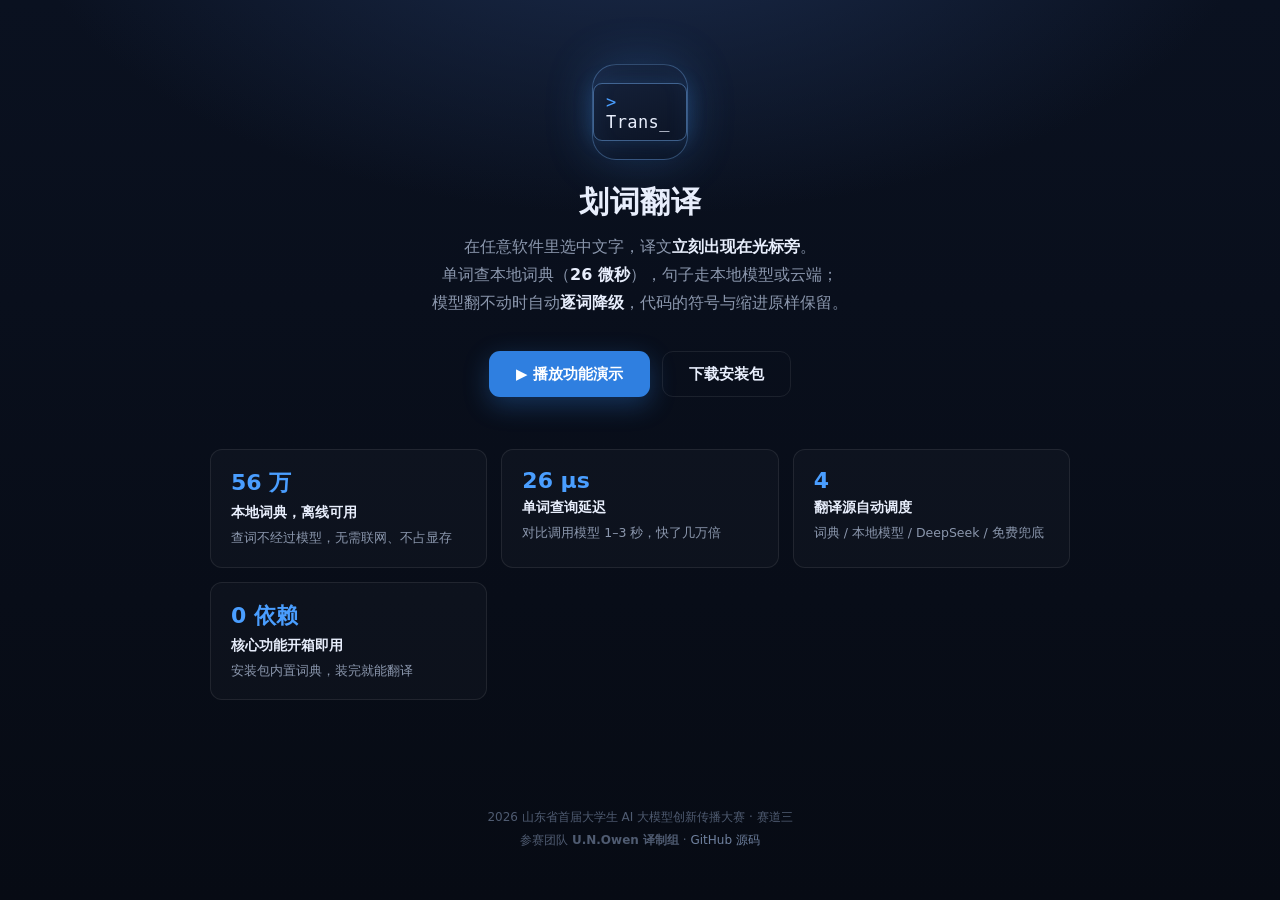
<file: index.html>
<!doctype html>
<html lang="zh-CN">
  <head>
    <meta charset="UTF-8" />
    <meta name="viewport" content="width=device-width, initial-scale=1.0" />
    <title>划词翻译 — 选中即译，本地优先</title>
    <style>
      :root {
        --navy: #0d1526;
        --glow: #4a9eff;
        --ink: #e8eefc;
        --muted: #8b97ad;
        --line: rgba(255, 255, 255, 0.08);
      }
      * { box-sizing: border-box; }
      body {
        margin: 0;
        min-height: 100vh;
        background:
          radial-gradient(1000px 520px at 50% -12%, #1b2c4d 0%, transparent 62%),
          linear-gradient(180deg, #0a1120 0%, #070b14 100%);
        color: var(--ink);
        font-family: system-ui, "Segoe UI", "Microsoft YaHei UI", "Microsoft YaHei", sans-serif;
        display: flex;
        flex-direction: column;
        align-items: center;
        padding: 64px 24px 48px;
      }
      .logo {
        width: 96px; height: 96px; border-radius: 24px;
        background: linear-gradient(160deg, #16233d, #0a1120);
        border: 1px solid rgba(122, 184, 255, 0.35);
        box-shadow: 0 0 48px rgba(74, 158, 255, 0.22), inset 0 0 24px rgba(74, 158, 255, 0.08);
        display: flex; align-items: center; justify-content: center;
        margin-bottom: 22px;
      }
      .logo .inner {
        border: 1px solid rgba(122, 184, 255, 0.45);
        border-radius: 9px; padding: 8px 12px;
        box-shadow: 0 0 20px rgba(74, 158, 255, 0.22);
        font-family: "Cascadia Code", Consolas, monospace;
        font-size: 17px; letter-spacing: 0.4px;
      }
      .logo .inner span { color: var(--glow); }
      h1 { font-size: 30px; margin: 0 0 10px; letter-spacing: 0.5px; }
      .pitch {
        font-size: 16px; color: var(--muted); margin: 0 0 34px;
        text-align: center; line-height: 1.75; max-width: 620px;
      }
      .pitch b { color: var(--ink); font-weight: 600; }
      .btns { display: flex; gap: 12px; flex-wrap: wrap; justify-content: center; margin-bottom: 52px; }
      .btn {
        display: inline-flex; align-items: center; gap: 8px;
        height: 46px; padding: 0 26px; border-radius: 11px;
        font-size: 15px; font-weight: 600; text-decoration: none;
        border: 1px solid transparent; transition: all 0.18s ease;
      }
      .btn.primary {
        background: #2f7fe0; color: #fff;
        box-shadow: 0 8px 26px rgba(47, 127, 224, 0.32);
      }
      .btn.primary:hover { background: #3d8ceb; transform: translateY(-1px); }
      .btn.ghost { border-color: var(--line); color: var(--ink); }
      .btn.ghost:hover { border-color: rgba(122, 184, 255, 0.45); }

      .grid {
        display: grid; grid-template-columns: repeat(auto-fit, minmax(210px, 1fr));
        gap: 14px; width: 100%; max-width: 860px; margin-bottom: 54px;
      }
      .card {
        background: rgba(255, 255, 255, 0.025);
        border: 1px solid var(--line);
        border-radius: 12px; padding: 18px 20px;
      }
      .card .k { font-size: 22px; font-weight: 700; color: var(--glow); margin-bottom: 6px; }
      .card .t { font-size: 14px; font-weight: 600; margin-bottom: 6px; }
      .card .d { font-size: 12.5px; color: var(--muted); line-height: 1.65; }

      footer {
        margin-top: auto; padding-top: 28px;
        font-size: 12px; color: #4f5b71; text-align: center; line-height: 1.9;
      }
      footer a { color: #6f819f; text-decoration: none; }
      footer a:hover { color: var(--glow); }
    </style>
  </head>
  <body>
    <div class="logo"><div class="inner"><span>&gt;</span> Trans_</div></div>

    <h1>划词翻译</h1>
    <p class="pitch">
      在任意软件里选中文字，译文<b>立刻出现在光标旁</b>。<br />
      单词查本地词典（<b>26 微秒</b>），句子走本地模型或云端；<br />
      模型翻不动时自动<b>逐词降级</b>，代码的符号与缩进原样保留。
    </p>

    <div class="btns">
      <a class="btn primary" href="./demo/animation.html">▶ 播放功能演示</a>
      <a class="btn ghost" href="https://github.com/kaxfl/trans/releases/latest">下载安装包</a>
    </div>

    <div class="grid">
      <div class="card">
        <div class="k">56 万</div>
        <div class="t">本地词典，离线可用</div>
        <div class="d">查词不经过模型，无需联网、不占显存</div>
      </div>
      <div class="card">
        <div class="k">26 μs</div>
        <div class="t">单词查询延迟</div>
        <div class="d">对比调用模型 1–3 秒，快了几万倍</div>
      </div>
      <div class="card">
        <div class="k">4</div>
        <div class="t">翻译源自动调度</div>
        <div class="d">词典 / 本地模型 / DeepSeek / 免费兜底</div>
      </div>
      <div class="card">
        <div class="k">0 依赖</div>
        <div class="t">核心功能开箱即用</div>
        <div class="d">安装包内置词典，装完就能翻译</div>
      </div>
    </div>

    <footer>
      2026 山东省首届大学生 AI 大模型创新传播大赛 · 赛道三<br />
      参赛团队 <b>U.N.Owen 译制组</b> ·
      <a href="https://github.com/kaxfl/trans">GitHub 源码</a>
    </footer>
  </body>
</html>
</file>
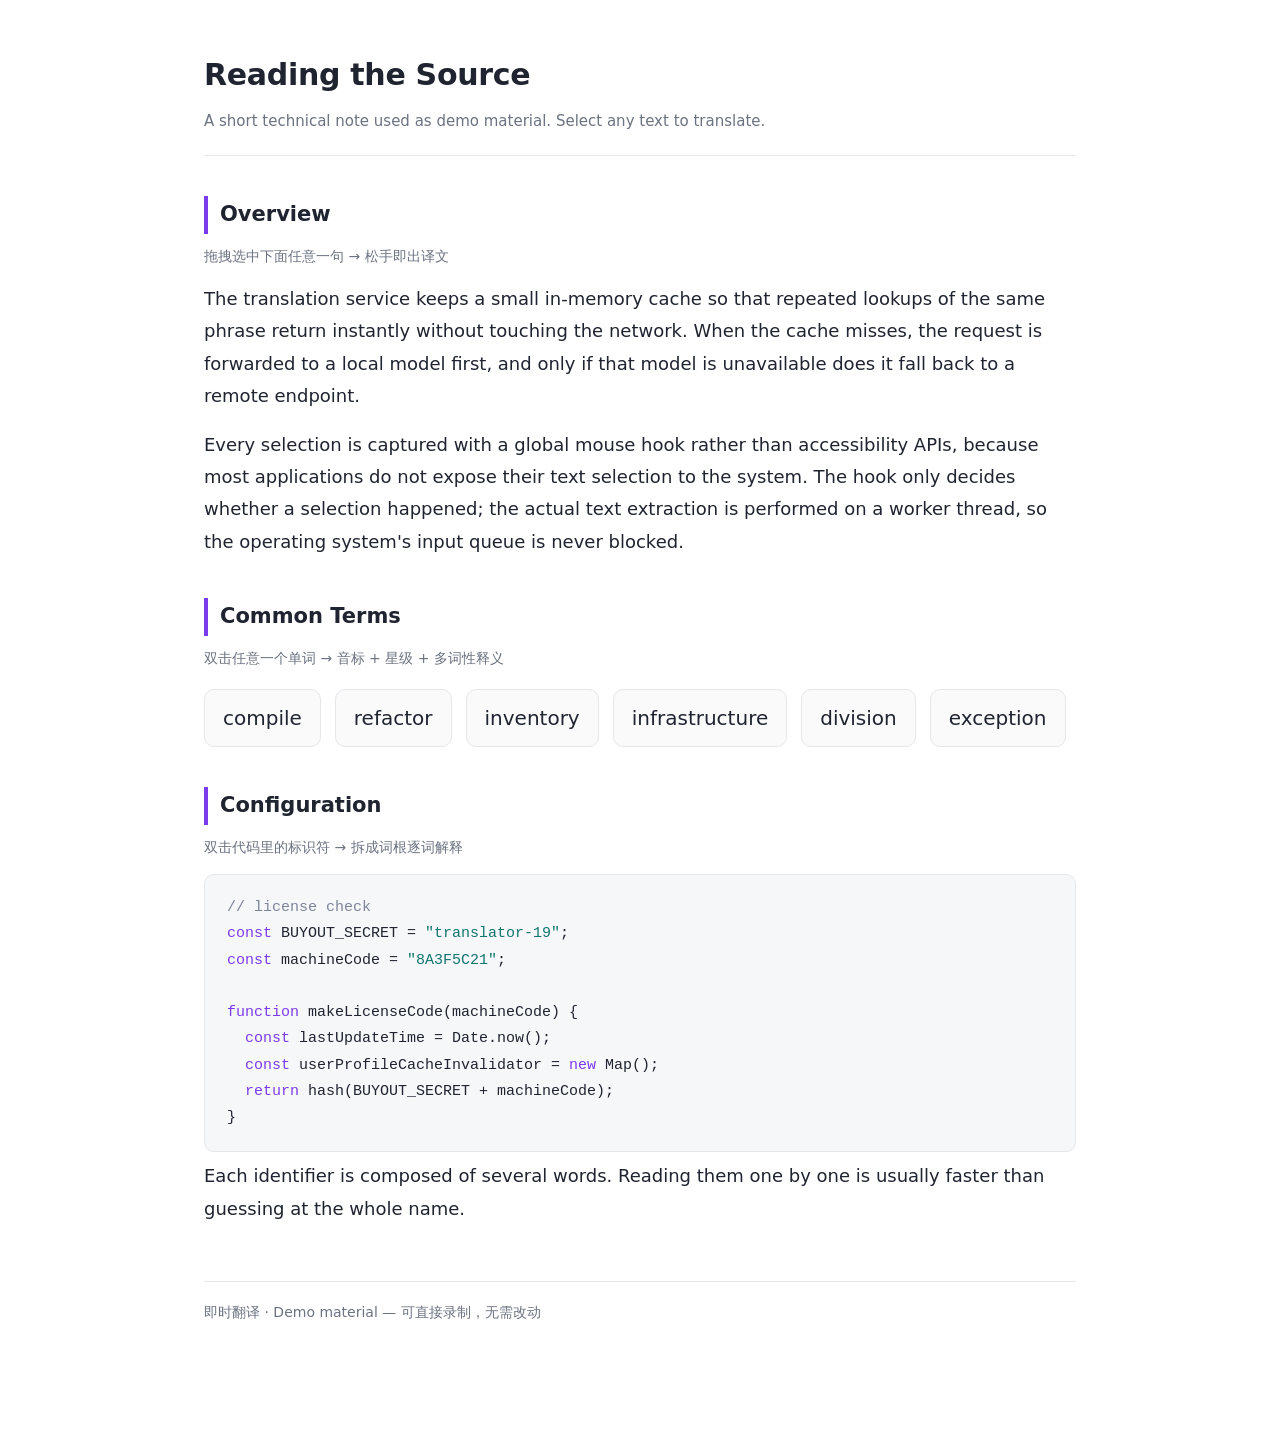
<file: demo/demo.html>
<!doctype html>
<html lang="en">
  <head>
    <meta charset="UTF-8" />
    <meta name="viewport" content="width=device-width, initial-scale=1.0" />
    <title>Demo Material — 即时翻译</title>
    <style>
      :root {
        --bg: #ffffff;
        --fg: #1f2430;
        --muted: #6b7280;
        --line: #e5e7eb;
        --accent: #7c3aed;
        --code-bg: #f6f7f9;
      }
      * { box-sizing: border-box; }
      body {
        margin: 0;
        padding: 48px 64px 120px;
        font-family: "Segoe UI", system-ui, "Microsoft YaHei", sans-serif;
        font-size: 18px;
        line-height: 1.8;
        color: var(--fg);
        background: var(--bg);
        max-width: 1000px;
        margin-inline: auto;
      }
      h1 {
        font-size: 30px;
        margin: 0 0 6px;
        letter-spacing: -0.3px;
      }
      .lede {
        color: var(--muted);
        font-size: 15px;
        margin-bottom: 36px;
        padding-bottom: 20px;
        border-bottom: 1px solid var(--line);
      }
      h2 {
        font-size: 21px;
        margin: 40px 0 10px;
        padding-left: 12px;
        border-left: 4px solid var(--accent);
      }
      .tip {
        color: var(--muted);
        font-size: 14px;
        margin: 0 0 14px;
      }
      p { margin: 0 0 16px; }

      /* 单词卡片区：方便双击 */
      .words {
        display: flex;
        flex-wrap: wrap;
        gap: 14px;
        margin: 18px 0 8px;
      }
      .word {
        padding: 10px 18px;
        border: 1px solid var(--line);
        border-radius: 10px;
        font-size: 20px;
        font-weight: 500;
        background: #fafafa;
        user-select: text;
      }

      /* 代码块 */
      pre {
        background: var(--code-bg);
        border: 1px solid var(--line);
        border-radius: 10px;
        padding: 20px 22px;
        overflow-x: auto;
        font-family: ui-monospace, "Cascadia Code", Consolas, monospace;
        font-size: 15px;
        line-height: 1.75;
        margin: 14px 0 8px;
      }
      .cmt { color: #7c8598; }
      .kw { color: #7c3aed; }
      .str { color: #0f766e; }

      footer {
        margin-top: 56px;
        padding-top: 18px;
        border-top: 1px solid var(--line);
        color: var(--muted);
        font-size: 14px;
      }
    </style>
  </head>
  <body>
    <h1>Reading the Source</h1>
    <div class="lede">
      A short technical note used as demo material. Select any text to translate.
    </div>

    <!-- ① 句子/段落翻译 -->
    <h2>Overview</h2>
    <p class="tip">拖拽选中下面任意一句 → 松手即出译文</p>
    <p>
      The translation service keeps a small in-memory cache so that repeated lookups
      of the same phrase return instantly without touching the network. When the cache
      misses, the request is forwarded to a local model first, and only if that model
      is unavailable does it fall back to a remote endpoint.
    </p>
    <p>
      Every selection is captured with a global mouse hook rather than accessibility
      APIs, because most applications do not expose their text selection to the system.
      The hook only decides whether a selection happened; the actual text extraction is
      performed on a worker thread, so the operating system's input queue is never
      blocked.
    </p>

    <!-- ② 单词 / 词典模式 -->
    <h2>Common Terms</h2>
    <p class="tip">双击任意一个单词 → 音标 + 星级 + 多词性释义</p>
    <div class="words">
      <span class="word">compile</span>
      <span class="word">refactor</span>
      <span class="word">inventory</span>
      <span class="word">infrastructure</span>
      <span class="word">division</span>
      <span class="word">exception</span>
    </div>

    <!-- ③ 代码标识符拆词 -->
    <h2>Configuration</h2>
    <p class="tip">双击代码里的标识符 → 拆成词根逐词解释</p>
    <pre><span class="cmt">// license check</span>
<span class="kw">const</span> BUYOUT_SECRET = <span class="str">"translator-19"</span>;
<span class="kw">const</span> machineCode = <span class="str">"8A3F5C21"</span>;

<span class="kw">function</span> makeLicenseCode(machineCode) {
  <span class="kw">const</span> lastUpdateTime = Date.now();
  <span class="kw">const</span> userProfileCacheInvalidator = <span class="kw">new</span> Map();
  <span class="kw">return</span> hash(BUYOUT_SECRET + machineCode);
}</pre>

    <p>
      Each identifier is composed of several words. Reading them one by one is usually
      faster than guessing at the whole name.
    </p>

    <footer>
      即时翻译 · Demo material — 可直接录制，无需改动
    </footer>
  </body>
</html>
</file>
